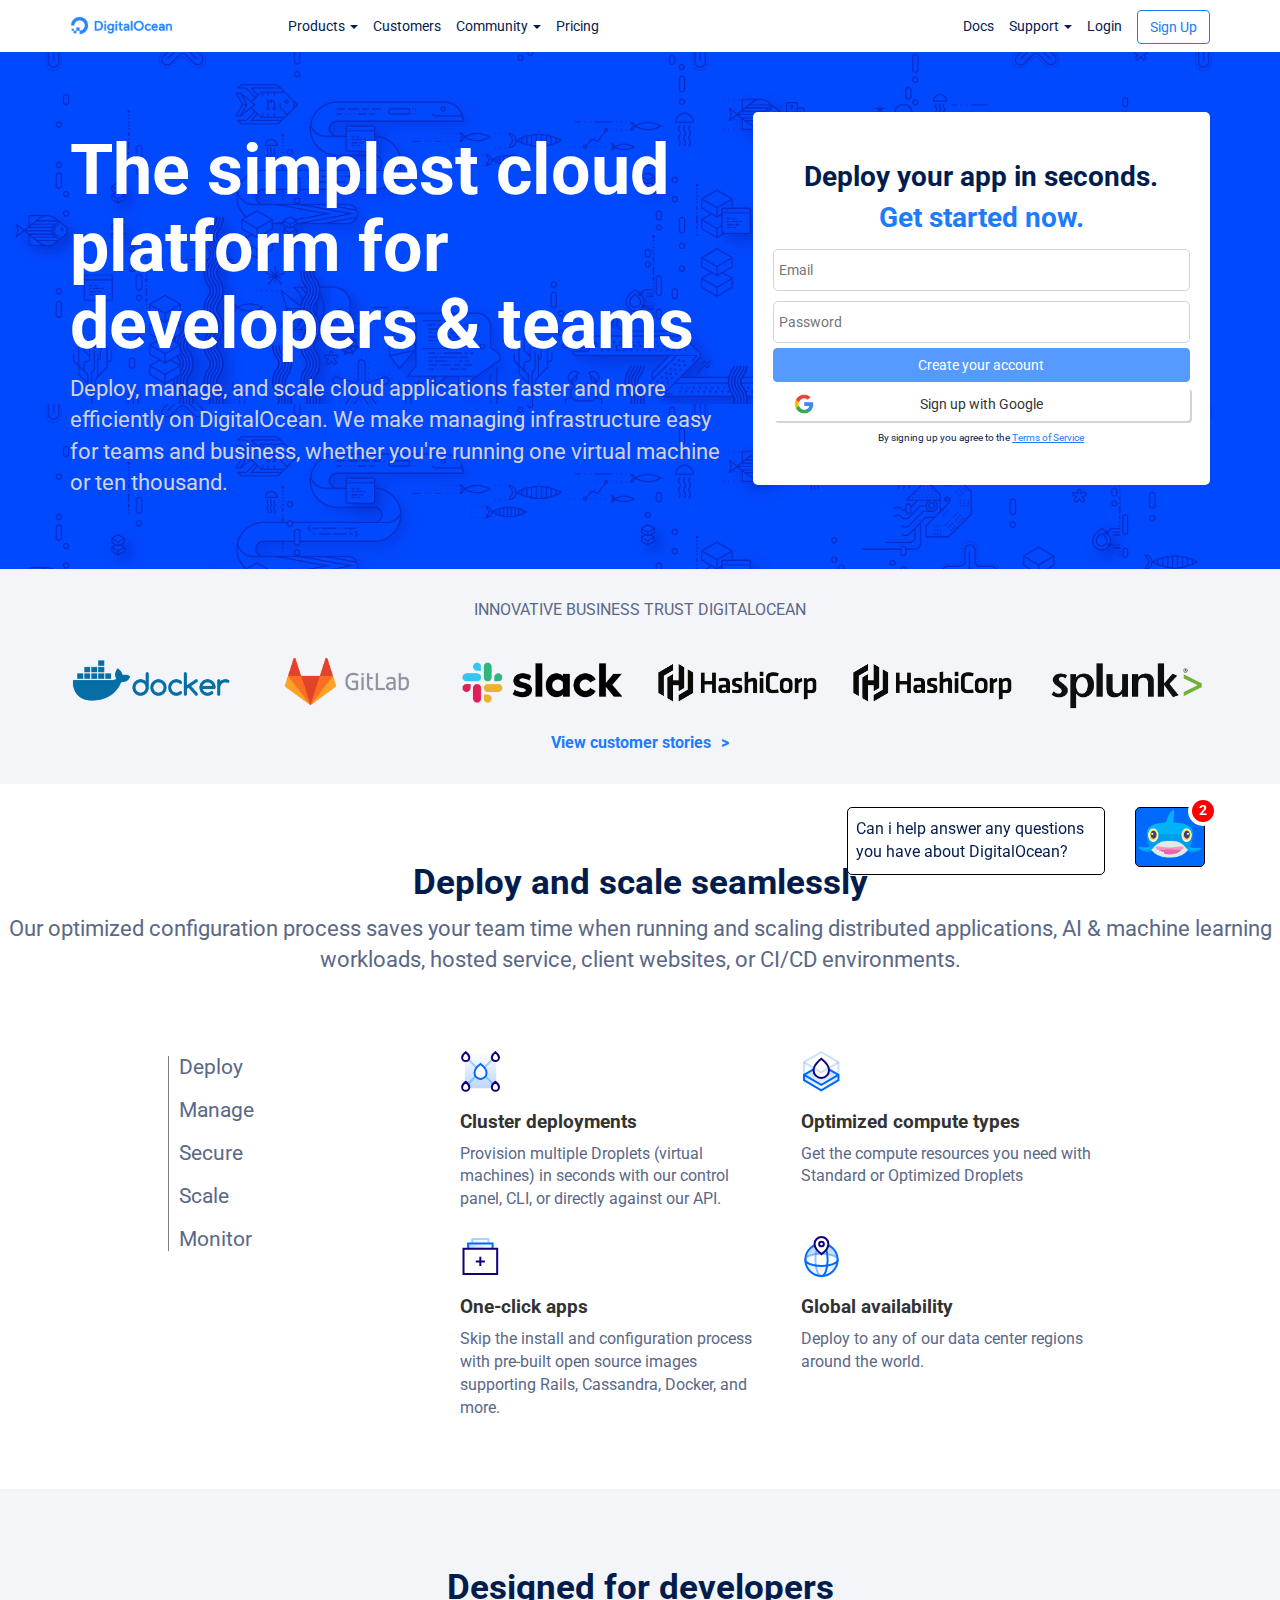
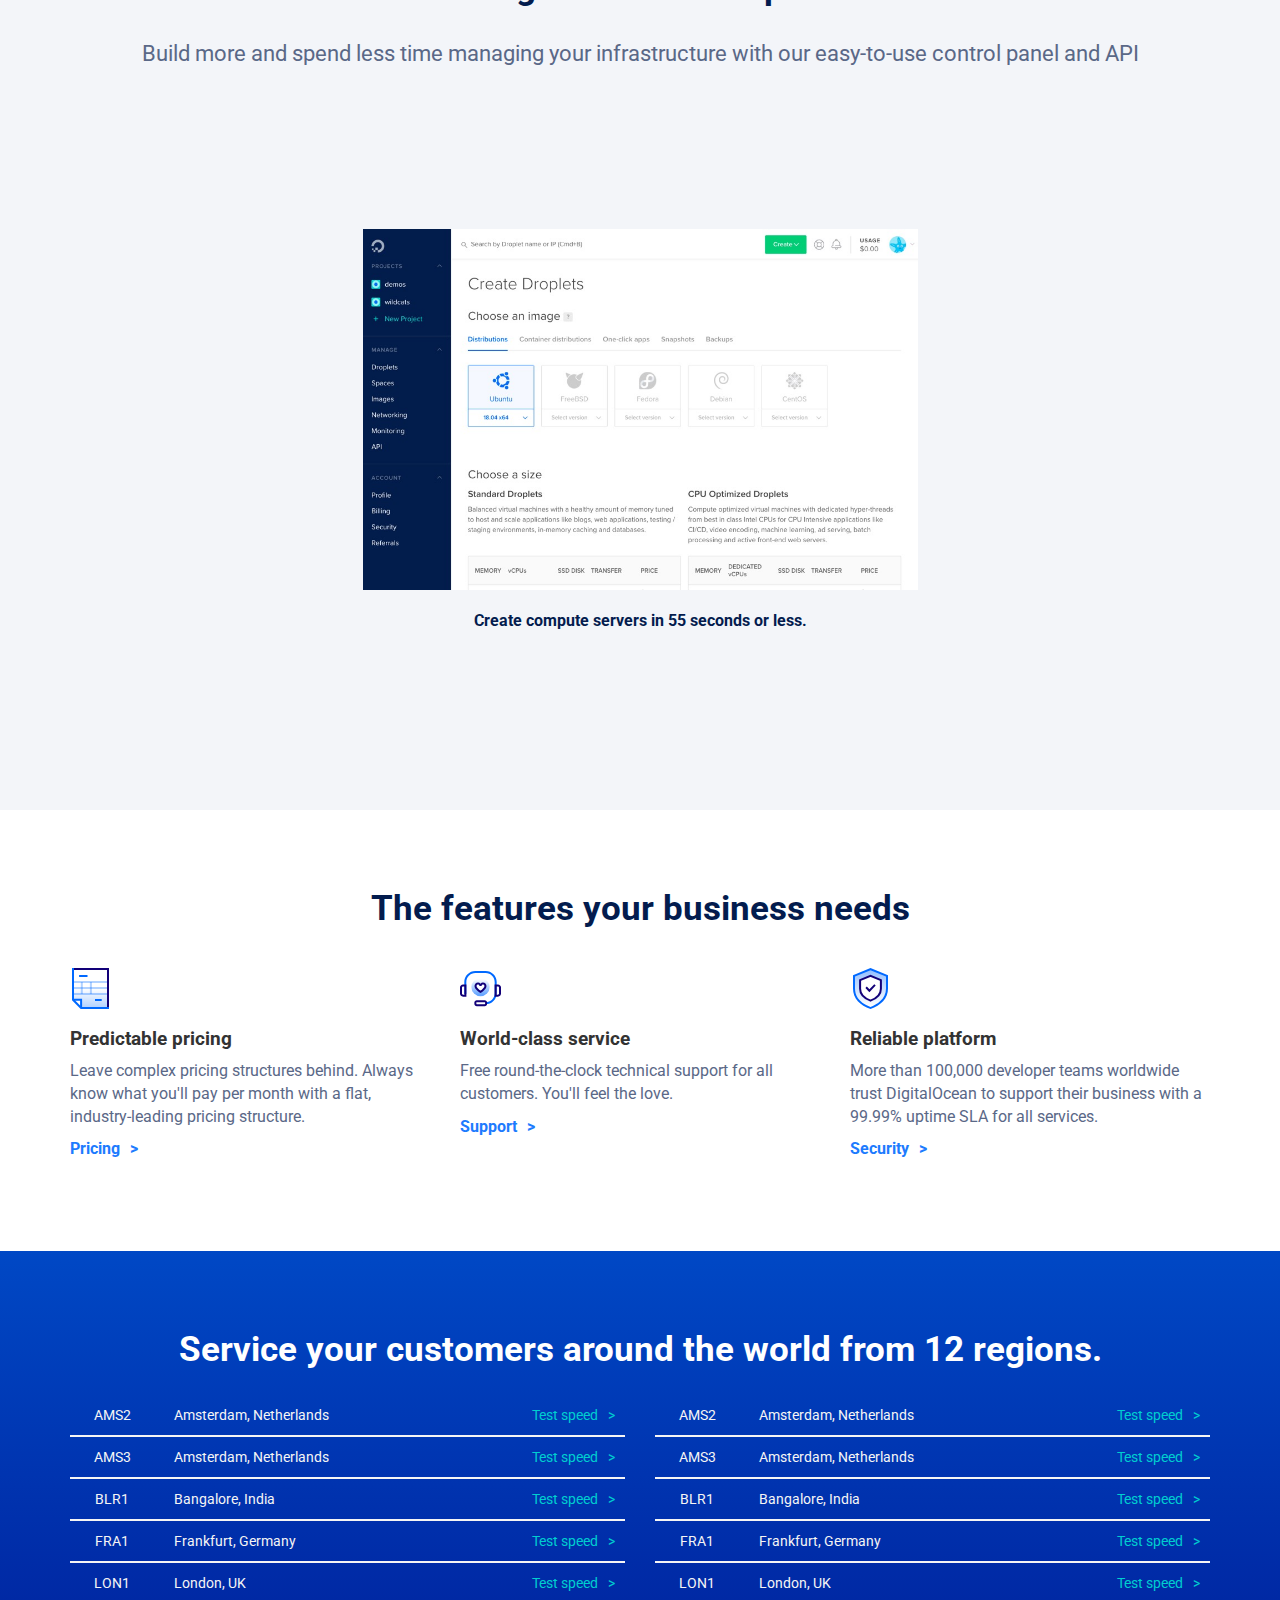
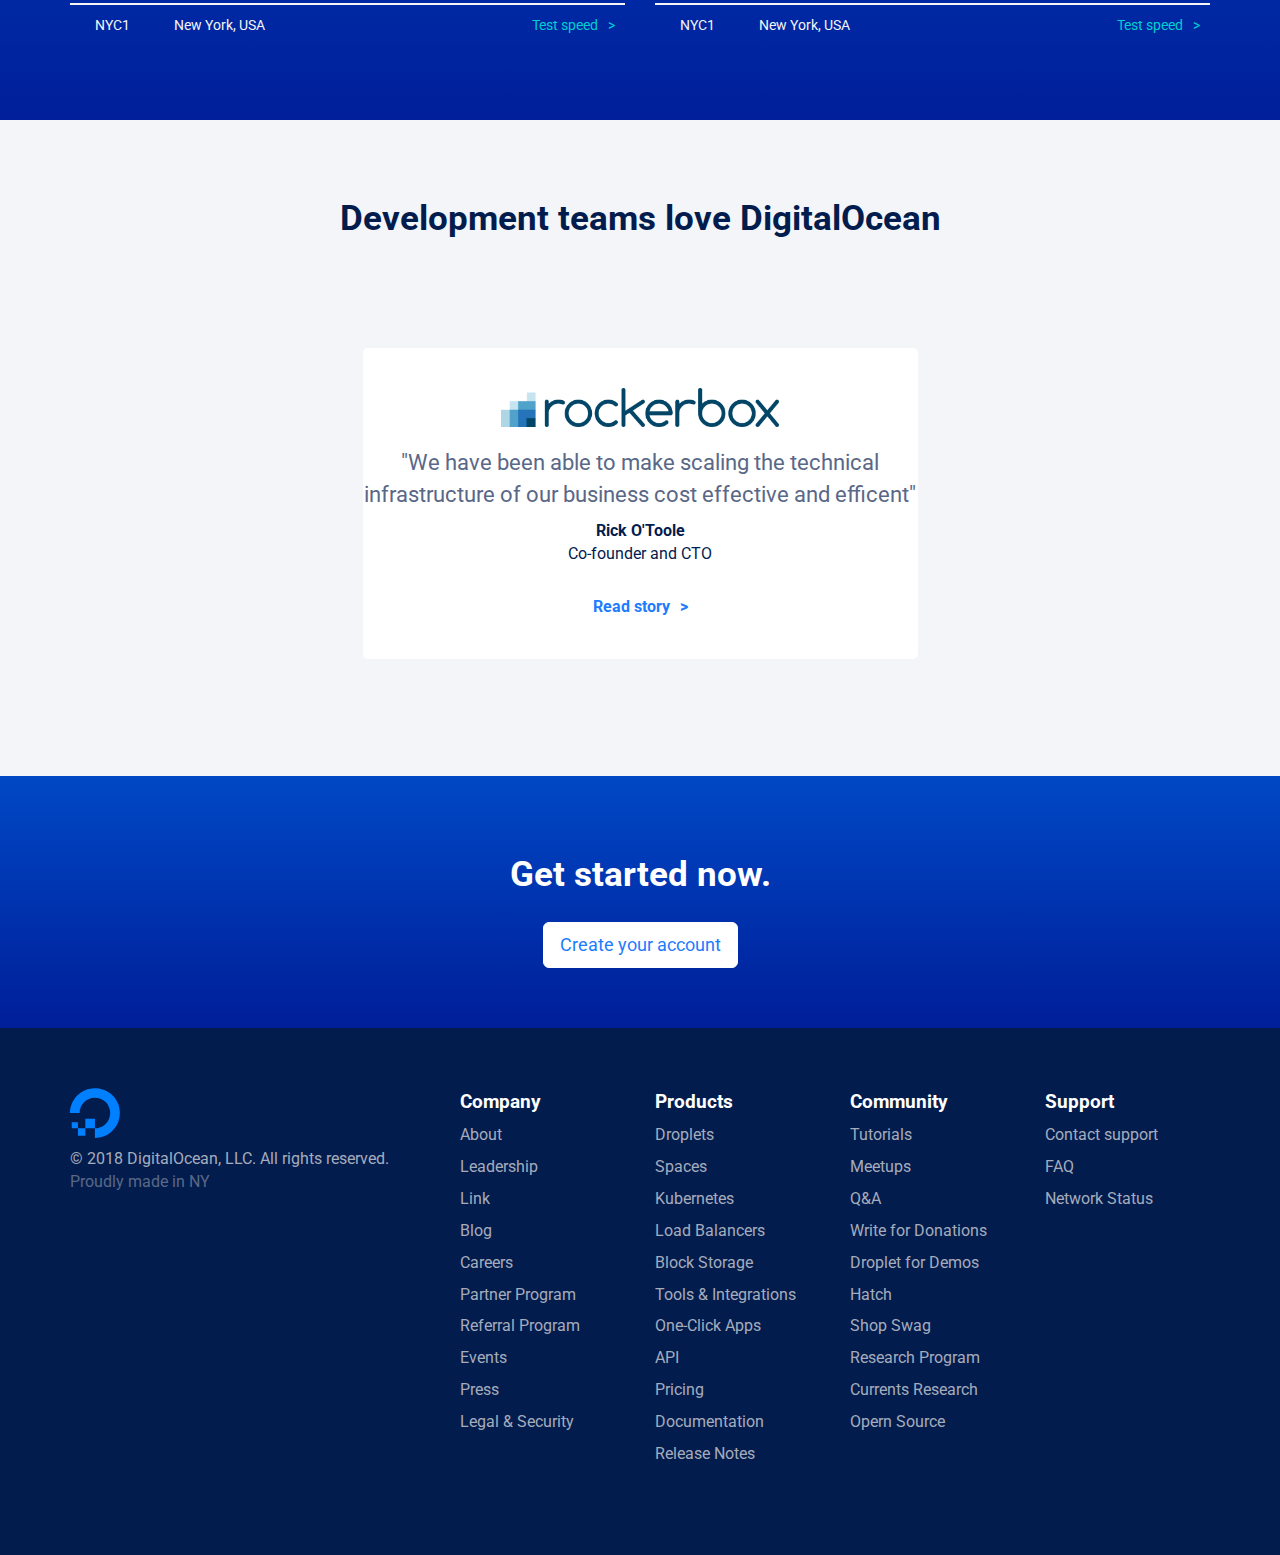
<file: index.html>
<!DOCTYPE html>
<html lang="en">
    <head>
        <meta charset="UTF-8">
        <meta http-equiv="X-UA-Compatible" content="IE=edge">
        <meta name="viewport" content="width=device-width, initial-scale=1.0">
        <!-- Bootstrap -->
        <!-- Latest compiled and minified CSS -->
        <link rel="stylesheet" href="https://maxcdn.bootstrapcdn.com/bootstrap/3.3.7/css/bootstrap.min.css" integrity="sha384-BVYiiSIFeK1dGmJRAkycuHAHRg32OmUcww7on3RYdg4Va+PmSTsz/K68vbdEjh4u" crossorigin="anonymous">
        <!-- font Roboto 400 700 -->
        <link rel="preconnect" href="https://fonts.gstatic.com">
        <link href="https://fonts.googleapis.com/css2?family=Roboto:wght@400;700&display=swap" rel="stylesheet">
        <!-- icons Font Awesome -->
        <link rel="stylesheet" href="https://cdnjs.cloudflare.com/ajax/libs/font-awesome/5.15.3/css/all.min.css" integrity="sha512-iBBXm8fW90+nuLcSKlbmrPcLa0OT92xO1BIsZ+ywDWZCvqsWgccV3gFoRBv0z+8dLJgyAHIhR35VZc2oM/gI1w==" crossorigin="anonymous" />
        <!-- CSS my style -->
        <link rel="stylesheet" href="css/style.css">
        <title>Digital Ocean</title>
    </head>
    <body>
        <!-- header -->
        <header>
            <!-- fixed element -->
            <div id="ms_fixed">
                <div class="container-fluid">
                    <div class="row">
                        <div class="col-xs-12 col-lg-1 col-lg-offset-8 col-lg-push-3">
                            <div id="ms_fixed_image_container">
                                <div id="ms_fixed_image_circle"><span>2</span></div>
                                <img src="img/shark.png" alt="">
                            </div>
                        </div>
                        <div class="col-xs-6 col-lg-3 col-lg-pull-1">
                            <div id="ms_fixed_text">
                            <span>Can i help answer any questions you have about DigitalOcean?</span>
                            </div>
                        </div>
                    </div>
                </div>
            </div>
            <!-- /fixed element -->
            <!-- nav -->
            <nav class="navbar navbar-default ms_my_navbar">
                <div class="container">
                  <!-- Brand and toggle get grouped for better mobile display -->
                  <div class="navbar-header">
                    <button type="button" class="navbar-toggle collapsed" data-toggle="collapse" data-target="#bs-example-navbar-collapse-1" aria-expanded="false">
                      <span class="sr-only">Toggle navigation</span>
                      <span class="icon-bar"></span>
                      <span class="icon-bar"></span>
                      <span class="icon-bar"></span>
                    </button>
                    <a class="navbar-brand" href="#">
                        <img src="img/logo.png" alt="">
                    </a>
                  </div>
                  <!-- Collect the nav links, forms, and other content for toggling -->
                  <div class="collapse navbar-collapse" id="bs-example-navbar-collapse-1">
                    <ul class="nav navbar-nav">
                      <li class="dropdown">
                        <a href="#" class="dropdown-toggle" data-toggle="dropdown" role="button" aria-haspopup="true" aria-expanded="false">Products <span class="caret"></span></a>
                        <ul class="dropdown-menu">
                            <li><a href="#">Droplets</a></li>
                            <li><a href="#">Spaces</a></li>
                            <li><a href="#">Kubernetes</a></li>
                            <li><a href="#">Load Balancers</a></li>
                            <li><a href="#">Block Storage</a></li>
                            <li><a href="#">Tools & Integrations</a></li>
                            <li><a href="#">One-Click Apps</a></li>
                            <li><a href="#">API</a></li>
                            <li><a href="#">Pricing</a></li>
                            <li><a href="#">Documentation</a></li>
                            <li><a href="#">Release Notes</a></li>
                        </ul>
                      </li>
                      <li><a href="#">Customers</a></li>
                      <li class="dropdown">
                        <a href="#" class="dropdown-toggle" data-toggle="dropdown" role="button" aria-haspopup="true" aria-expanded="false">Community <span class="caret"></span></a>
                        <ul class="dropdown-menu">
                            <li><a href="#">Tutorials</a></li>
                            <li><a href="#">Meetups</a></li>
                            <li><a href="#">Q&A</a></li>
                            <li><a href="#">Write for Donations</a></li>
                            <li><a href="#">Droplet for Demos</a></li>
                            <li><a href="#">Hatch</a></li>
                            <li><a href="#">Shop Swag</a></li>
                            <li><a href="#">Research Program</a></li>
                            <li><a href="#">Currents Research</a></li>
                            <li><a href="#">Opern Source</a></li>
                        </ul>
                      </li>
                      <li><a href="#">Pricing</a></li>
                    </ul>
                    <ul class="nav navbar-nav navbar-right">
                      <li><a href="#">Docs</a></li>
                      <li class="dropdown">
                        <a href="#" class="dropdown-toggle" data-toggle="dropdown" role="button" aria-haspopup="true" aria-expanded="false">Support <span class="caret"></span></a>
                        <ul class="dropdown-menu">
                            <li><a href="#">Contact support</a></li>
                            <li><a href="#">FAQ</a></li>
                            <li><a href="#">Network Status</a></li> 
                        </ul>
                      </li>
                      <li><a href="#">Login</a></li>
                      <li><div class="btn ms_btn_navbar">Sign Up</div></li>
                    </ul>
                  </div><!-- /.navbar-collapse -->
                </div><!-- /.container-fluid -->
              </nav>
            <!-- /nav -->
            <!-- jumbotron -->
            <div id="ms_jumbotron">
                <div class="container">
                    <div class="row">
                        <div class="col-xs-12 col-sm-7">
                            <!-- jumbotron text -->
                            <div id="ms_jumbotron_text">
                                <h1>The simplest cloud platform for developers & teams</h1>
                                <p>Deploy, manage, and scale cloud applications faster and more efficiently on DigitalOcean. We make managing infrastructure easy for teams and business, whether you're running one virtual machine or ten thousand.</p>
                            </div>
                            <!-- /jumbotron text -->
                        </div>
                        <!-- jumbotron form -->
                        <div class="col-xs-12 col-sm-5">
                            <div id="ms_jumbotron_form" class="text-center">
                                <h2>Deploy your app in seconds.</h2>
                                <h2><a href="#">Get started now.</a></h2>
                                <input type="email" placeholder="Email">
                                <input type="password" placeholder="Password">
                                <div class="btn btn-block ms_btn_jumbotron_create">
                                    Create your account
                                </div>
                                <div class="btn btn-block ms_btn_jumbotron_sign">
                                    <img id="ms_google_icon" src="img/google-icon.png" alt="">
                                    Sign up with Google
                                </div>
                                <p>By signing up you agree to the <a href="#">Terms of Service</a></p>
                            </div>
                        </div>
                        <!-- /jumbotron form -->
                    </div>
                </div>
            </div>
            <!-- /jumbotron -->
        </header>
        <!-- /header -->
        <!-- main -->
        <main>
            <!-- partners -->
            <section id="ms_partners" class="text-center">
                <p>innovative business trust digitalocean</p>
                <div class="container">
                    <div class="row">
                        <div class="col-xs-6 col-sm-2">
                            <div class="ms_partners_item">
                                <img src="img/docker.svg" alt="docker logo">
                            </div>
                        </div>
                        <div class="col-xs-6 col-sm-2">
                            <div class="ms_partners_item">
                                <img src="img/gitlab.svg" alt="gitlab logo">
                            </div>
                        </div>
                        <div class="col-xs-6 col-sm-2">
                            <div class="ms_partners_item">
                                <img src="img/slack.svg" alt="slack logo">
                            </div>
                        </div>
                        <div class="col-xs-6 col-sm-2">
                            <div class="ms_partners_item">
                                <img src="img/hashicorp.svg" alt="hashicorp logo">
                            </div>
                        </div>
                        <div class="col-xs-6 col-sm-2">
                            <div class="ms_partners_item">
                                <img src="img/hashicorp.svg" alt="hashicorp logo">
                            </div>
                        </div>
                        <div class="col-xs-6 col-sm-2">
                            <div class="ms_partners_item">
                                <img src="img/splunk.svg" alt="splunk logo">
                            </div>
                        </div>
                    </div>
                </div>
                <a class="ms_link_heavy" href="#">View customer stories</a>
            </section>
            <!-- /partners -->
            <!-- description -->
            <section id="ms_description">
                <!-- description text -->
                <div id="ms_description_text" class="text-center">
                    <h2>Deploy and scale seamlessly</h2>
                    <p>Our optimized configuration process saves your team time when running and scaling distributed applications, AI & machine learning workloads, hosted service, client websites, or CI/CD environments.</p>
                </div>
                <!-- /description text -->
                <div class="container">
                    <div class="row">
                        <!-- description list -->
                        <div class="col-xs-12 col-sm-3 col-sm-offset-1">
                            <div id="ms_description_list">
                                <ul>
                                    <li><h3>Deploy</h3></li>
                                    <li><h3>Manage</h3></li>
                                    <li><h3>Secure</h3></li>
                                    <li><h3>Scale</h3></li>
                                    <li><h3>Monitor</h3></li>
                                </ul>
                            </div>
                        </div>
                        <!-- /description list -->
                        <!-- description items -->
                        <div class="col-xs-12 col-sm-7">
                            <div class="row">
                                <!-- description item 1 -->
                                <div class="col-xs-12 col-sm-6">
                                    <div class="ms_description_item">
                                        <img src="img/cluster-deploy.svg" alt="cluster logo">
                                        <h3>Cluster deployments</h3>
                                        <p>Provision multiple Droplets (virtual machines) in seconds with our control panel, CLI, or directly against our API.</p>
                                    </div>
                                </div>
                                <!-- /description item 1 -->
                                <!-- description item 2 -->
                                <div class="col-xs-12 col-sm-6">
                                    <div class="ms_description_item">
                                        <img src="img/optimized-compute.svg" alt="optimized logo">
                                        <h3>Optimized compute types</h3>
                                        <p>Get the compute resources you need with Standard or Optimized Droplets</p>
                                    </div>
                                </div>
                            </div>
                            <div class="row">
                                <!-- /description item 2 -->
                                <!-- description item 3 -->
                                <div class="col-xs-12 col-sm-6">
                                    <div class="ms_description_item">
                                        <img src="img/one-click.svg" alt="one click logo">
                                        <h3>One-click apps</h3>
                                        <p>Skip the install and configuration process with pre-built open source images supporting Rails, Cassandra, Docker, and more.</p>
                                    </div>
                                </div>
                                <!-- /description item 3 -->
                                <!-- description item 4 -->
                                <div class="col-xs-12 col-sm-6">
                                    <div class="ms_description_item">
                                        <img src="img/global.svg" alt="global logo">
                                        <h3>Global availability</h3>
                                        <p>Deploy to any of our data center regions around the world.</p>
                                    </div>
                                </div>
                                <!-- /description item 4 -->
                            </div>
                        </div>
                        <!-- /description items -->
                    </div>
                </div>
            </section>
            <!-- /description -->
            <!-- create -->
            <section id="ms_create" class="text-center">
                <div id="ms_create_text">
                    <h2>Designed for developers</h2>
                    <p>Build more and spend less time managing your infrastructure with our easy-to-use control panel and API</p>
                </div>
                <div class="container">
                    <div class="row">
                        <div class="col-xs-8 col-xs-offset-2 col-sm-6 col-sm-offset-3">
                            <div id="ms_create_item">
                                <a href=""><i class="fas fa-chevron-left"></i></a>
                                <a href=""><i class="fas fa-chevron-right"></i></a>
                                <div id="ms_create_image_container">
                                    <img src="img/slide.jpg" alt="">
                                </div>
                                <p>Create compute servers in 55 seconds or less.</p>
                                <ul class="ms_circle_list">
                                    <li><a href="#"><i class="fas fa-circle"></i></a></li>
                                    <li><a href="#"><i class="far fa-circle"></i></a></li>
                                    <li><a href="#"><i class="far fa-circle"></i></a></li>
                                    <li><a href="#"><i class="far fa-circle"></i></a></li>
                                </ul>
                            </div>
                        </div>
                    </div>
                </div>
            </section>
            <!-- /create -->
            <!-- features -->
            <section id="ms_features">
                <div id="ms_features_text" class="text-center">
                    <h2>The features your business needs</h2>
                </div>
                <div class="container">
                    <div class="row">
                        <div class="col-xs-12 col-sm-4">
                            <div class="ms_features_item">
                                <img src="img/pred-pricing.svg" alt="predictable logo">
                                <h3>Predictable pricing</h3>
                                <p>Leave complex pricing structures behind. Always know what you'll pay per month with a flat, industry-leading pricing structure.</p>
                                <a class="ms_link_heavy" href="#">Pricing</a>
                            </div>
                        </div>
                        <div class="col-xs-12 col-sm-4">
                            <div class="ms_features_item">
                                <img src="img/world-class.svg" alt="world class logo">
                                <h3>World-class service</h3>
                                <p>Free round-the-clock technical support for all customers. You'll feel the love.</p>
                                <a class="ms_link_heavy" href="#">Support</a>
                            </div>
                        </div>
                        <div class="col-xs-12 col-sm-4">
                            <div class="ms_features_item">
                                <img src="img/reliable-platform.svg" alt="reliable logo">
                                <h3>Reliable platform</h3>
                                <p>More than 100,000 developer teams worldwide trust DigitalOcean to support their business with a 99.99% uptime SLA for all services.</p>
                                <a class="ms_link_heavy" href="#">Security</a>
                            </div>
                        </div>
                    </div>
                </div>
            </section>
            <!-- /features -->
            <!-- regions -->
            <section id="ms_regions">
                <div id="ms_regions_text" class="text-center">
                    <h2>Service your customers around the world from 12 regions.</h2>
                </div>
                <div class="container">
                    <div class="row">
                        <div class="col-xs-12 col-lg-6">
                            <!-- table -->
                            <div class="ms_regions_table">
                                <div class="row">
                                    <div class="col-xs-12">
                                        <!-- row -->
                                        <div class="ms_regions_table_row">
                                            <div class="row">
                                                <div class="col-xs-2">
                                                    <span>AMS2</span>
                                                </div>
                                                <div class="col-xs-7">
                                                    <span>Amsterdam, Netherlands</span>
                                                </div>
                                                <div class="col-xs-3">
                                                    <a href="#">Test speed</a>
                                                </div>
                                            </div>
                                        </div>
                                        <!-- /row -->
                                        <!-- row -->
                                        <div class="ms_regions_table_row">
                                            <div class="row">
                                                <div class="col-xs-2">
                                                    <span>AMS3</span>
                                                </div>
                                                <div class="col-xs-7">
                                                    <span>Amsterdam, Netherlands</span>
                                                </div>
                                                <div class="col-xs-3">
                                                    <a href="#">Test speed</a>
                                                </div>
                                            </div>
                                        </div>
                                        <!-- /row -->
                                        <!-- row -->
                                        <div class="ms_regions_table_row">
                                            <div class="row">
                                                <div class="col-xs-2">
                                                    <span>BLR1</span>
                                                </div>
                                                <div class="col-xs-7">
                                                    <span>Bangalore, India</span>
                                                </div>
                                                <div class="col-xs-3">
                                                    <a href="#">Test speed</a>
                                                </div>
                                            </div>
                                        </div>
                                        <!-- /row -->
                                        <!-- row -->
                                        <div class="ms_regions_table_row">
                                            <div class="row">
                                                <div class="col-xs-2">
                                                    <span>FRA1</span>
                                                </div>
                                                <div class="col-xs-7">
                                                    <span>Frankfurt, Germany</span>
                                                </div>
                                                <div class="col-xs-3">
                                                    <a href="#">Test speed</a>
                                                </div>
                                            </div>
                                        </div>
                                        <!-- /row -->
                                        <!-- row -->
                                        <div class="ms_regions_table_row">
                                            <div class="row">
                                                <div class="col-xs-2">
                                                    <span>LON1</span>
                                                </div>
                                                <div class="col-xs-7">
                                                    <span>London, UK</span>
                                                </div>
                                                <div class="col-xs-3">
                                                    <a href="#">Test speed</a>
                                                </div>
                                            </div>
                                        </div>
                                        <!-- /row -->
                                        <!-- row -->
                                        <div class="ms_regions_table_row">
                                            <div class="row">
                                                <div class="col-xs-2">
                                                    <span>NYC1</span>
                                                </div>
                                                <div class="col-xs-7">
                                                    <span>New York, USA</span>
                                                </div>
                                                <div class="col-xs-3">
                                                    <a href="#">Test speed</a>
                                                </div>
                                            </div>
                                        </div>
                                        <!-- /row -->
                                    </div>
                                </div>
                            </div>
                            <!-- /table -->
                        </div>
                        <div class="col-xs-12 col-lg-6">
                            <!-- table -->
                            <div class="ms_regions_table">
                                <div class="row">
                                    <div class="col-xs-12">
                                        <!-- row -->
                                        <div class="ms_regions_table_row">
                                            <div class="row">
                                                <div class="col-xs-2">
                                                    <span>AMS2</span>
                                                </div>
                                                <div class="col-xs-7">
                                                    <span>Amsterdam, Netherlands</span>
                                                </div>
                                                <div class="col-xs-3">
                                                    <a href="#">Test speed</a>
                                                </div>
                                            </div>
                                        </div>
                                        <!-- /row -->
                                        <!-- row -->
                                        <div class="ms_regions_table_row">
                                            <div class="row">
                                                <div class="col-xs-2">
                                                    <span>AMS3</span>
                                                </div>
                                                <div class="col-xs-7">
                                                    <span>Amsterdam, Netherlands</span>
                                                </div>
                                                <div class="col-xs-3">
                                                    <a href="#">Test speed</a>
                                                </div>
                                            </div>
                                        </div>
                                        <!-- /row -->
                                        <!-- row -->
                                        <div class="ms_regions_table_row">
                                            <div class="row">
                                                <div class="col-xs-2">
                                                    <span>BLR1</span>
                                                </div>
                                                <div class="col-xs-7">
                                                    <span>Bangalore, India</span>
                                                </div>
                                                <div class="col-xs-3">
                                                    <a href="#">Test speed</a>
                                                </div>
                                            </div>
                                        </div>
                                        <!-- /row -->
                                        <!-- row -->
                                        <div class="ms_regions_table_row">
                                            <div class="row">
                                                <div class="col-xs-2">
                                                    <span>FRA1</span>
                                                </div>
                                                <div class="col-xs-7">
                                                    <span>Frankfurt, Germany</span>
                                                </div>
                                                <div class="col-xs-3">
                                                    <a href="#">Test speed</a>
                                                </div>
                                            </div>
                                        </div>
                                        <!-- /row -->
                                        <!-- row -->
                                        <div class="ms_regions_table_row">
                                            <div class="row">
                                                <div class="col-xs-2">
                                                    <span>LON1</span>
                                                </div>
                                                <div class="col-xs-7">
                                                    <span>London, UK</span>
                                                </div>
                                                <div class="col-xs-3">
                                                    <a href="#">Test speed</a>
                                                </div>
                                            </div>
                                        </div>
                                        <!-- /row -->
                                        <!-- row -->
                                        <div class="ms_regions_table_row">
                                            <div class="row">
                                                <div class="col-xs-2">
                                                    <span>NYC1</span>
                                                </div>
                                                <div class="col-xs-7">
                                                    <span>New York, USA</span>
                                                </div>
                                                <div class="col-xs-3">
                                                    <a href="#">Test speed</a>
                                                </div>
                                            </div>
                                        </div>
                                        <!-- /row -->
                                    </div>
                                </div>
                            </div>
                            <!-- /table -->
                        </div>
                    </div>
                </div>
            </section>
            <!-- /regions -->
            <!-- reviews -->
            <section id="ms_reviews" class="text-center">
                <h2>Development teams love DigitalOcean</h2>
                <div class="container">
                    <div class="row">
                        <div class="col-xs-8 col-xs-offset-2 col-sm-6 col-sm-offset-3">
                            <div id="ms_reviews_item">
                                <a href=""><i class="fas fa-chevron-left"></i></a>
                                <a href=""><i class="fas fa-chevron-right"></i></a>
                                <img src="img/rockerbox.png" alt="rockerbox logo">
                                <p>"We have been able to make scaling the technical infrastructure of our business cost effective and efficent"</p>
                                <div id="ms_reviews_item_signature">
                                    <p>Rick O'Toole</p>
                                    <p>Co-founder and CTO</p>
                                </div>
                                <a class="ms_link_heavy" href="#">Read story</a>
                            </div>
                        </div>
                    </div>
                </div>
                <ul class="ms_circle_list">
                    <li><a href="#"><i class="fas fa-circle"></i></a></li>
                    <li><a href="#"><i class="far fa-circle"></i></a></li>
                    <li><a href="#"><i class="far fa-circle"></i></a></li>
                </ul>
            </section>
            <!-- reviews -->
            <!-- get started -->
            <section id="ms_get_started">
                <h2>Get started now.</h2>
                <div class="btn btn-lg ms_get_started_btn">Create your account</div>
            </section>
            <!-- /get started -->
        </main>
        <!-- /main -->
        <!-- footer -->
        <footer>
            <div id="ms_footer">
                <div class="container">
                    <div class="row">
                        <!-- copyright -->
                        <div class="col-xs-12 col-lg-4">
                            <div id="ms_footer_copyright">
                                <img src="img/logo-small.svg" alt="digital ocean logo">
                                <p>&copy; 2018 DigitalOcean, LLC. All rights reserved.</p>
                                <p>Proudly made in NY</p>
                                <!-- social -->
                                <div id="ms_footer_copyright_social">
                                    <a href="#"><i class="fab fa-twitter"></i></a>
                                    <a href="#"><i class="fab fa-facebook-square"></i></a>
                                    <a href="#"><i class="fab fa-instagram"></i></a>
                                    <a href="#"><i class="fab fa-youtube"></i></a>
                                    <a href="#"><i class="fab fa-linkedin"></i></a>
                                </div>
                                <!-- /social -->
                            </div>
                        </div>
                        <!-- /copyright -->
                        <!-- list company -->
                        <div class="col-xs-12 col-sm-6 col-lg-2">
                            <ul class="ms_footer_list">
                                <li>Company</li>
                                <li><a href="#">About</a></li>
                                <li><a href="#">Leadership</a></li>
                                <li><a href="#">Link</a></li>
                                <li><a href="#">Blog</a></li>
                                <li><a href="#">Careers</a></li>
                                <li><a href="#">Partner Program</a></li>
                                <li><a href="#">Referral Program</a></li>
                                <li><a href="#">Events</a></li>
                                <li><a href="#">Press</a></li>
                                <li><a href="#">Legal & Security</a></li>
                            </ul>
                        </div>
                        <!-- /list company -->
                        <!-- list products -->
                        <div class="col-xs-12 col-sm-6 col-lg-2">
                            <ul class="ms_footer_list">
                                <li>Products</li>
                                <li><a href="#">Droplets</a></li>
                                <li><a href="#">Spaces</a></li>
                                <li><a href="#">Kubernetes</a>
                                <li><a href="#">Load Balancers</a></li>
                                <li><a href="#">Block Storage</a></li>
                                <li><a href="#">Tools & Integrations</a></li>
                                <li><a href="#">One-Click Apps</a></li>
                                <li><a href="#">API</a></li>
                                <li><a href="#">Pricing</a></li>
                                <li><a href="#">Documentation</a></li>
                                <li><a href="#">Release Notes</a></li>
                            </ul>
                        </div>
                        <!-- /list products -->
                        <!-- list community -->
                        <div class="col-xs-12 col-sm-6 col-lg-2">
                            <ul class="ms_footer_list">
                                <li>Community</li>
                                <li><a href="#">Tutorials</a></li>
                                <li><a href="#">Meetups</a></li>
                                <li><a href="#">Q&A</a></li>
                                <li><a href="#">Write for Donations</a></li>
                                <li><a href="#">Droplet for Demos</a></li>
                                <li><a href="#">Hatch</a></li>
                                <li><a href="#">Shop Swag</a></li>
                                <li><a href="#">Research Program</a></li>
                                <li><a href="#">Currents Research</a></li>
                                <li><a href="#">Opern Source</a></li>
                            </ul>
                        </div>
                        <!-- /list community -->
                        <!-- list support -->
                        <div class="col-xs-12 col-sm-6 col-lg-2">
                            <ul class="ms_footer_list">
                                <li>Support</li>
                                <li><a href="#">Contact support</a></li>
                                <li><a href="#">FAQ</a></li>
                                <li><a href="#">Network Status</a></li> 
                            </ul>
                            </div>
                        </div>
                        <!-- /list support -->
                    </div>
                </div>
            </div>
        </footer>
        <!-- /footer -->
        <!-- script -->
        <!-- jQuery (necessary for Bootstrap's JavaScript plugins) -->
        <script src="https://ajax.googleapis.com/ajax/libs/jquery/1.12.4/jquery.min.js"></script>
        <!-- Latest compiled and minified JavaScript -->
        <script src="https://maxcdn.bootstrapcdn.com/bootstrap/3.3.7/js/bootstrap.min.js" integrity="sha384-Tc5IQib027qvyjSMfHjOMaLkfuWVxZxUPnCJA7l2mCWNIpG9mGCD8wGNIcPD7Txa" crossorigin="anonymous"></script>
        <!-- /script -->
    </body>
</html>
</file>
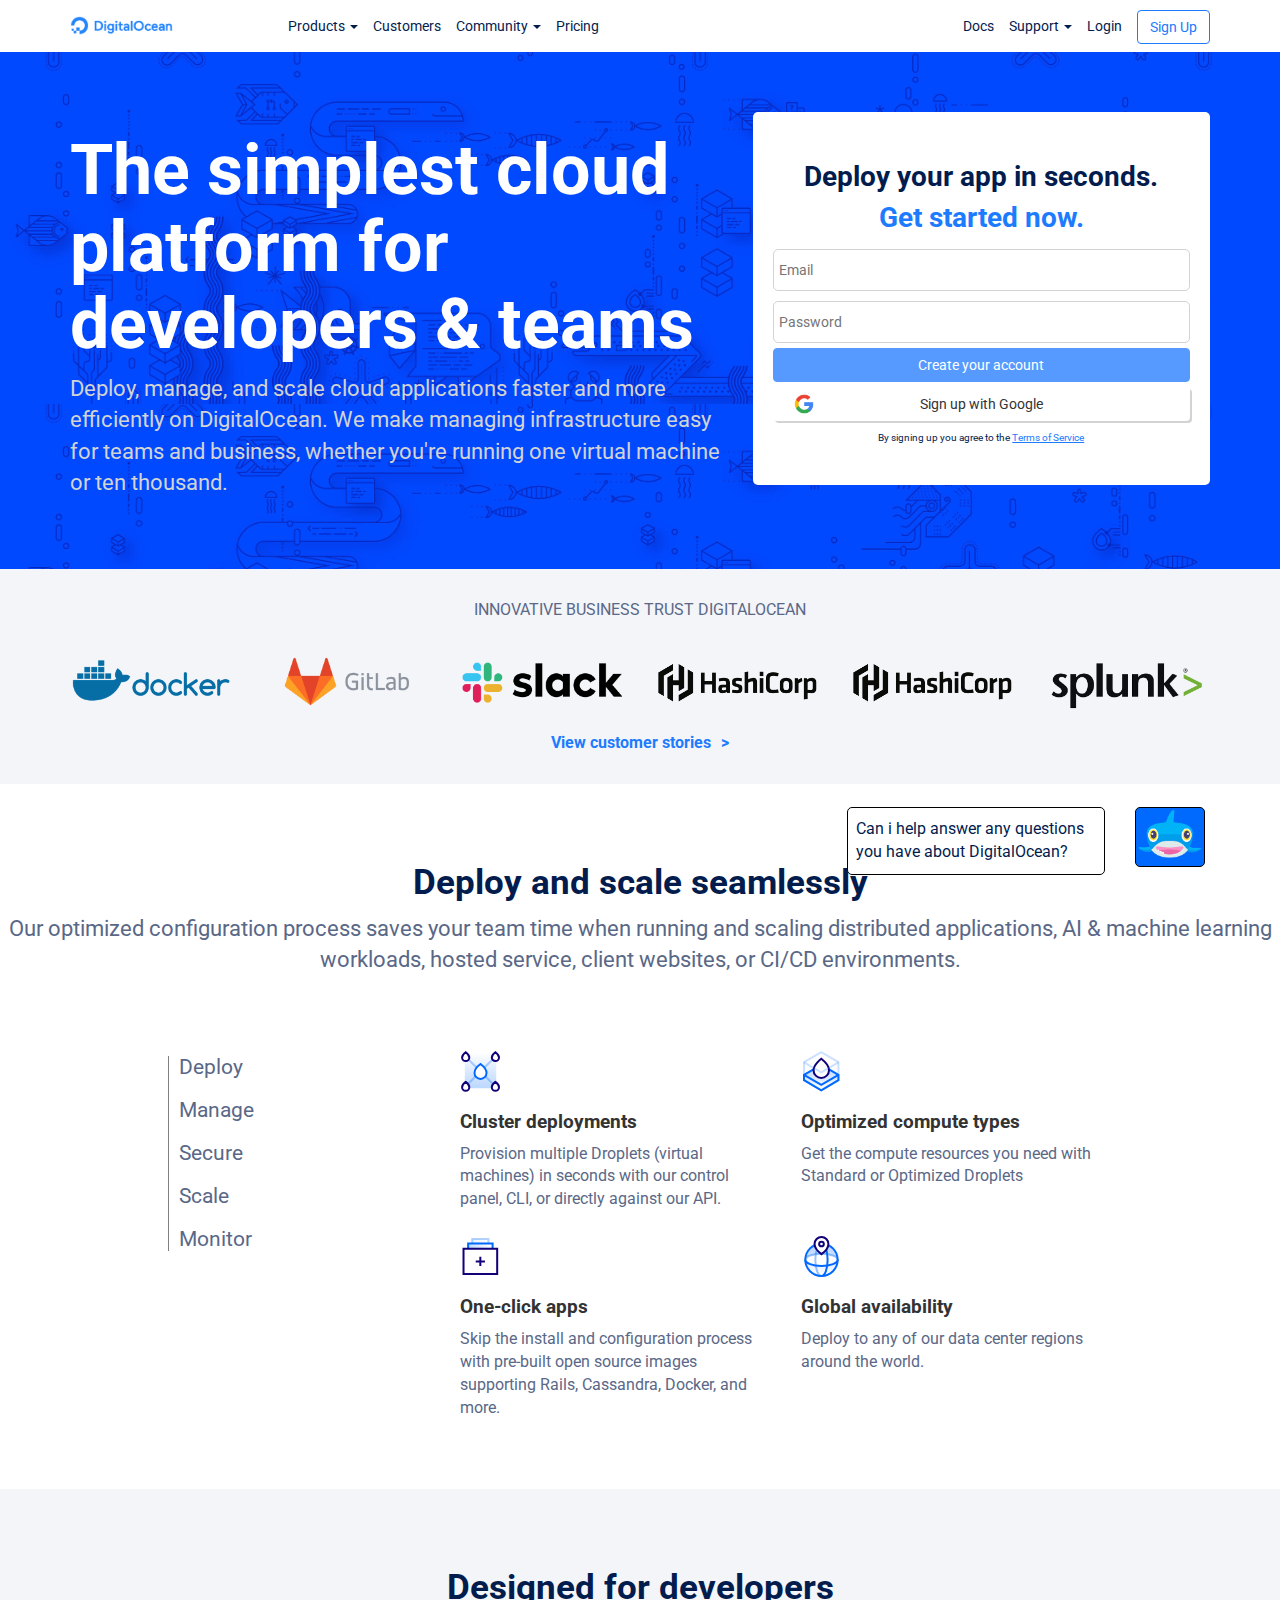
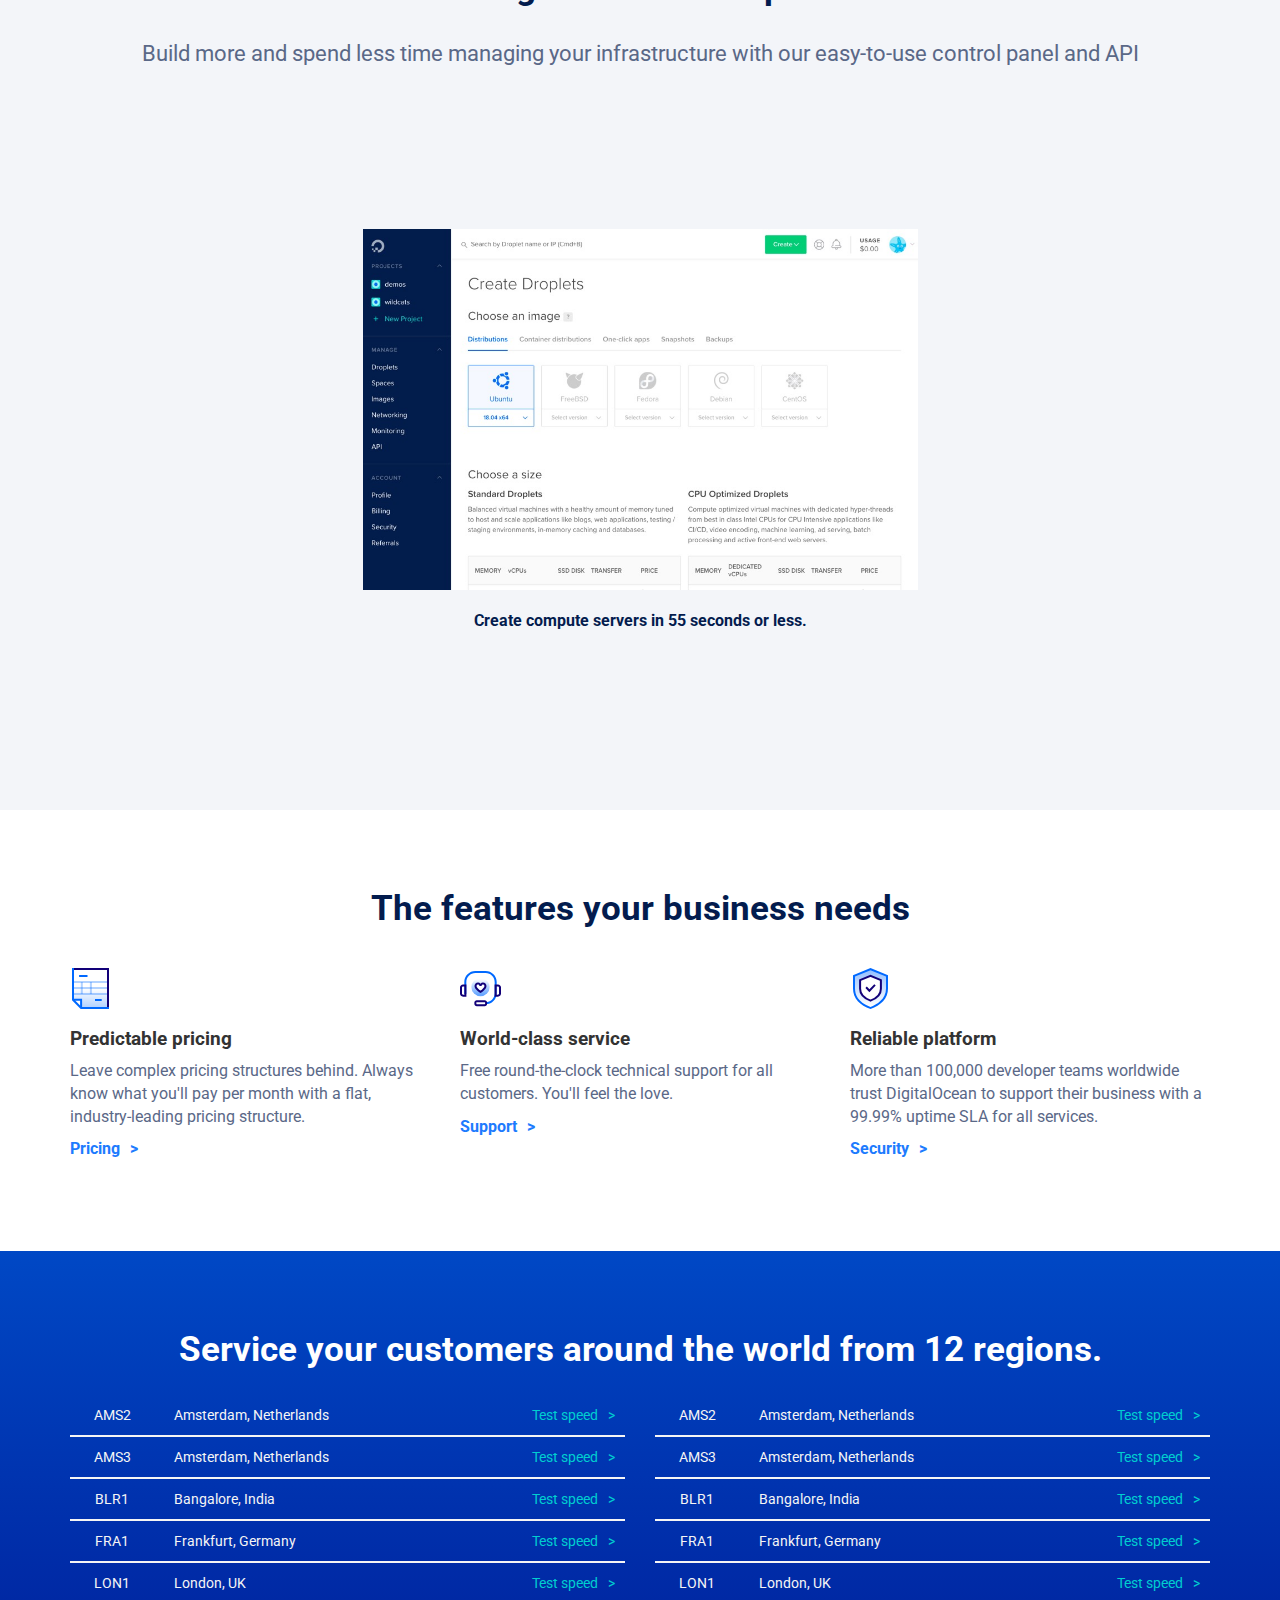
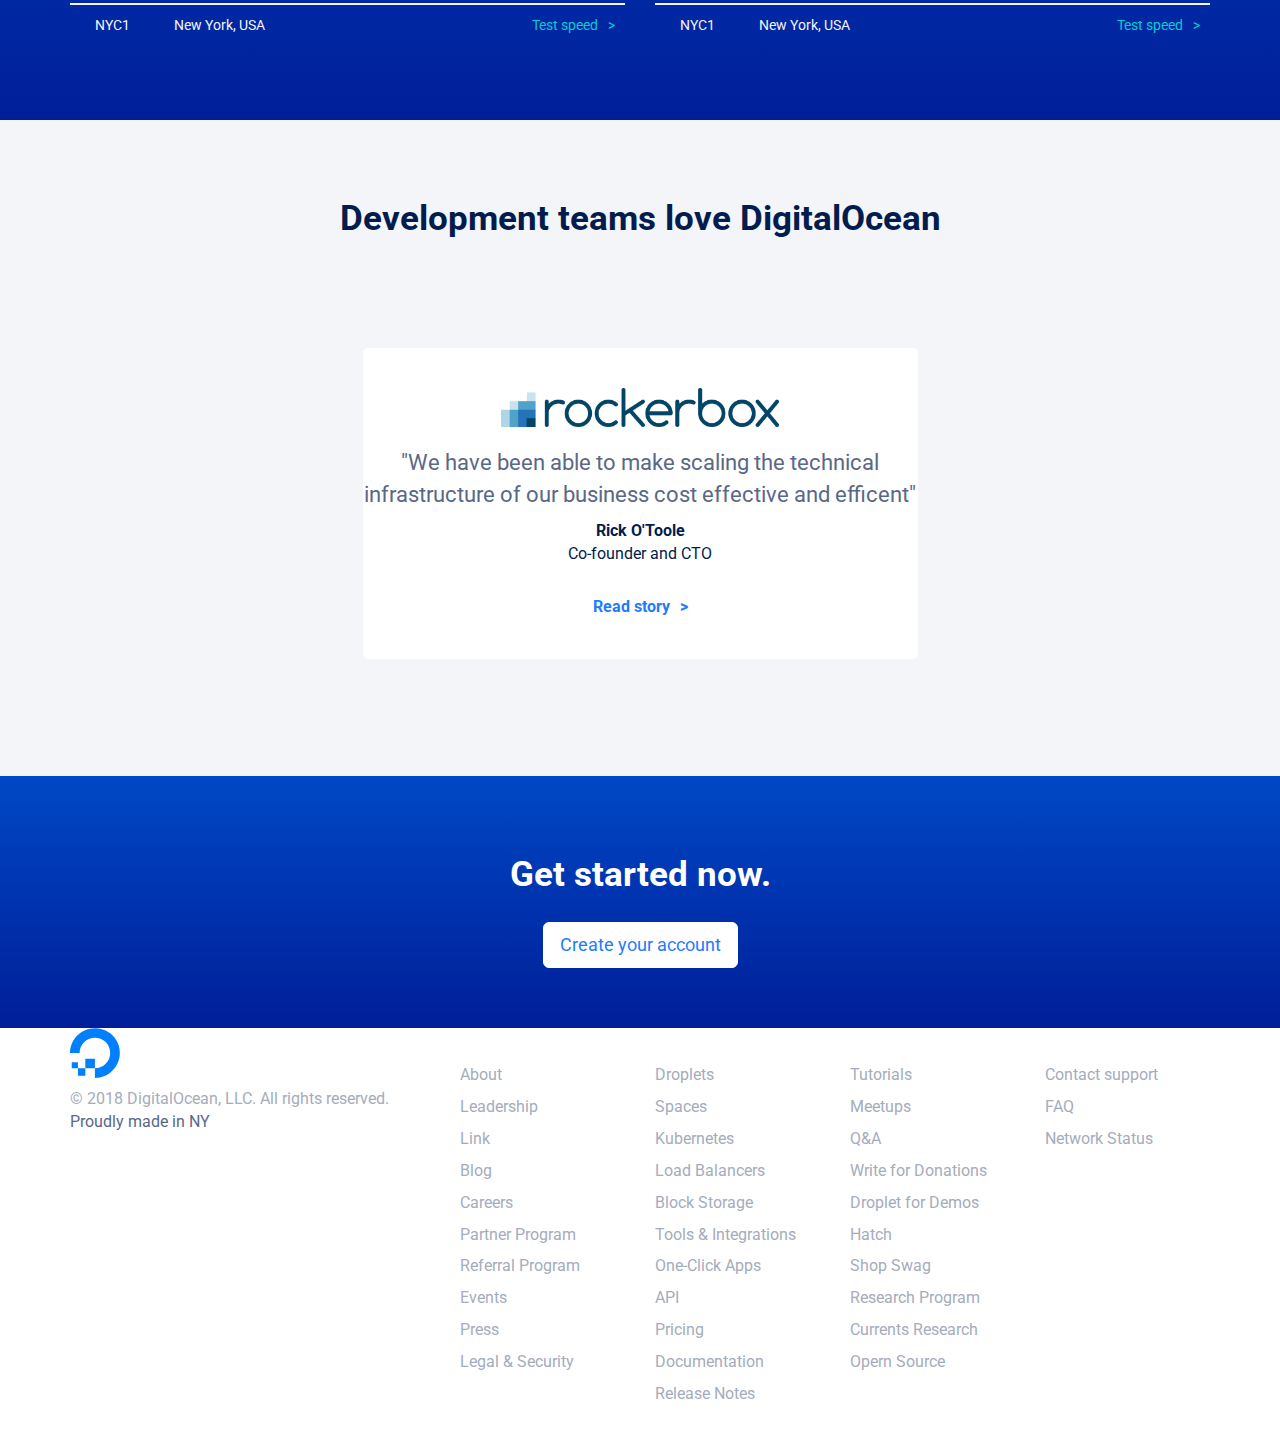
<file: index-test.html>
<!DOCTYPE html>
<html lang="en">
    <head>
        <meta charset="UTF-8">
        <meta http-equiv="X-UA-Compatible" content="IE=edge">
        <meta name="viewport" content="width=device-width, initial-scale=1.0">
        <!-- Bootstrap -->
        <!-- Latest compiled and minified CSS -->
        <link rel="stylesheet" href="https://maxcdn.bootstrapcdn.com/bootstrap/3.3.7/css/bootstrap.min.css" integrity="sha384-BVYiiSIFeK1dGmJRAkycuHAHRg32OmUcww7on3RYdg4Va+PmSTsz/K68vbdEjh4u" crossorigin="anonymous">
        <!-- font Roboto 400 700 -->
        <link rel="preconnect" href="https://fonts.gstatic.com">
        <link href="https://fonts.googleapis.com/css2?family=Roboto:wght@400;700&display=swap" rel="stylesheet">
        <!-- icons Font Awesome -->
        <link rel="stylesheet" href="https://cdnjs.cloudflare.com/ajax/libs/font-awesome/5.15.3/css/all.min.css" integrity="sha512-iBBXm8fW90+nuLcSKlbmrPcLa0OT92xO1BIsZ+ywDWZCvqsWgccV3gFoRBv0z+8dLJgyAHIhR35VZc2oM/gI1w==" crossorigin="anonymous" />
        <!-- CSS my style -->
        <link rel="stylesheet" href="css/style.css">
        <title>Digital Ocean</title>
    </head>
    <body>
        <!-- header -->
        <header>
            <!-- fixed element -->
            <div id="ms_fixed">
                <div class="container-fluid">
                    <div class="row">
                        <div class="col-xs-12 col-lg-1 col-lg-offset-8 col-lg-push-3">
                            <div id="ms_fixed_image_container">
                                <img src="img/shark.png" alt="">
                            </div>
                        </div>
                        <div class="col-xs-6 col-lg-3 col-lg-pull-1">
                            <div id="ms_fixed_text">
                            <span>Can i help answer any questions you have about DigitalOcean?</span>
                            </div>
                        </div>
                    </div>
                </div>
            </div>
            <!-- /fixed element -->
            <!-- nav -->
            <nav class="navbar navbar-default ms_my_navbar">
                <div class="container">
                  <!-- Brand and toggle get grouped for better mobile display -->
                  <div class="navbar-header">
                    <button type="button" class="navbar-toggle collapsed" data-toggle="collapse" data-target="#bs-example-navbar-collapse-1" aria-expanded="false">
                      <span class="sr-only">Toggle navigation</span>
                      <span class="icon-bar"></span>
                      <span class="icon-bar"></span>
                      <span class="icon-bar"></span>
                    </button>
                    <a class="navbar-brand" href="#">
                        <img src="img/logo.png" alt="">
                    </a>
                  </div>
                  <!-- Collect the nav links, forms, and other content for toggling -->
                  <div class="collapse navbar-collapse" id="bs-example-navbar-collapse-1">
                    <ul class="nav navbar-nav">
                      <li class="dropdown">
                        <a href="#" class="dropdown-toggle" data-toggle="dropdown" role="button" aria-haspopup="true" aria-expanded="false">Products <span class="caret"></span></a>
                        <ul class="dropdown-menu">
                            <li><a href="#">Droplets</a></li>
                            <li><a href="#">Spaces</a></li>
                            <li><a href="#">Kubernetes</a></li>
                            <li><a href="#">Load Balancers</a></li>
                            <li><a href="#">Block Storage</a></li>
                            <li><a href="#">Tools & Integrations</a></li>
                            <li><a href="#">One-Click Apps</a></li>
                            <li><a href="#">API</a></li>
                            <li><a href="#">Pricing</a></li>
                            <li><a href="#">Documentation</a></li>
                            <li><a href="#">Release Notes</a></li>
                        </ul>
                      </li>
                      <li><a href="#">Customers</a></li>
                      <li class="dropdown">
                        <a href="#" class="dropdown-toggle" data-toggle="dropdown" role="button" aria-haspopup="true" aria-expanded="false">Community <span class="caret"></span></a>
                        <ul class="dropdown-menu">
                            <li><a href="#">Tutorials</a></li>
                            <li><a href="#">Meetups</a></li>
                            <li><a href="#">Q&A</a></li>
                            <li><a href="#">Write for Donations</a></li>
                            <li><a href="#">Droplet for Demos</a></li>
                            <li><a href="#">Hatch</a></li>
                            <li><a href="#">Shop Swag</a></li>
                            <li><a href="#">Research Program</a></li>
                            <li><a href="#">Currents Research</a></li>
                            <li><a href="#">Opern Source</a></li>
                        </ul>
                      </li>
                      <li><a href="#">Pricing</a></li>
                    </ul>
                    <ul class="nav navbar-nav navbar-right">
                      <li><a href="#">Docs</a></li>
                      <li class="dropdown">
                        <a href="#" class="dropdown-toggle" data-toggle="dropdown" role="button" aria-haspopup="true" aria-expanded="false">Support <span class="caret"></span></a>
                        <ul class="dropdown-menu">
                            <li><a href="#">Contact support</a></li>
                            <li><a href="#">FAQ</a></li>
                            <li><a href="#">Network Status</a></li> 
                        </ul>
                      </li>
                      <li><a href="#">Login</a></li>
                      <li><div class="btn ms_btn_navbar">Sign Up</div></li>
                    </ul>
                  </div><!-- /.navbar-collapse -->
                </div><!-- /.container-fluid -->
              </nav>
            <!-- /nav -->
            <!-- jumbotron -->
            <div id="ms_jumbotron">
                <div class="container">
                    <div class="row">
                        <div class="col-xs-12 col-sm-7">
                            <!-- jumbotron text -->
                            <div id="ms_jumbotron_text">
                                <h1>The simplest cloud platform for developers & teams</h1>
                                <p>Deploy, manage, and scale cloud applications faster and more efficiently on DigitalOcean. We make managing infrastructure easy for teams and business, whether you're running one virtual machine or ten thousand.</p>
                            </div>
                            <!-- /jumbotron text -->
                        </div>
                        <!-- jumbotron form -->
                        <div class="col-xs-12 col-sm-5">
                            <div id="ms_jumbotron_form" class="text-center">
                                <h2>Deploy your app in seconds.</h2>
                                <h2><a href="#">Get started now.</a></h2>
                                <input type="email" placeholder="Email">
                                <input type="password" placeholder="Password">
                                <div class="btn btn-block ms_btn_jumbotron_create">
                                    Create your account
                                </div>
                                <div class="btn btn-block ms_btn_jumbotron_sign">
                                    <img id="ms_google_icon" src="img/google-icon.png" alt="">
                                    Sign up with Google
                                </div>
                                <p>By signing up you agree to the <a href="#">Terms of Service</a></p>
                            </div>
                        </div>
                        <!-- /jumbotron form -->
                    </div>
                </div>
            </div>
            <!-- /jumbotron -->
        </header>
        <!-- /header -->
        <!-- main -->
        <main>
            <!-- partners -->
            <section id="ms_partners" class="text-center">
                <p>innovative business trust digitalocean</p>
                <div class="container">
                    <div class="row">
                        <div class="col-xs-6 col-sm-2">
                            <div class="ms_partners_item">
                                <img src="img/docker.svg" alt="docker logo">
                            </div>
                        </div>
                        <div class="col-xs-6 col-sm-2">
                            <div class="ms_partners_item">
                                <img src="img/gitlab.svg" alt="gitlab logo">
                            </div>
                        </div>
                        <div class="col-xs-6 col-sm-2">
                            <div class="ms_partners_item">
                                <img src="img/slack.svg" alt="slack logo">
                            </div>
                        </div>
                        <div class="col-xs-6 col-sm-2">
                            <div class="ms_partners_item">
                                <img src="img/hashicorp.svg" alt="hashicorp logo">
                            </div>
                        </div>
                        <div class="col-xs-6 col-sm-2">
                            <div class="ms_partners_item">
                                <img src="img/hashicorp.svg" alt="hashicorp logo">
                            </div>
                        </div>
                        <div class="col-xs-6 col-sm-2">
                            <div class="ms_partners_item">
                                <img src="img/splunk.svg" alt="splunk logo">
                            </div>
                        </div>
                    </div>
                </div>
                <a class="ms_link_heavy" href="#">View customer stories</a>
            </section>
            <!-- /partners -->
            <!-- description -->
            <section id="ms_description">
                <!-- description text -->
                <div id="ms_description_text" class="text-center">
                    <h2>Deploy and scale seamlessly</h2>
                    <p>Our optimized configuration process saves your team time when running and scaling distributed applications, AI & machine learning workloads, hosted service, client websites, or CI/CD environments.</p>
                </div>
                <!-- /description text -->
                <div class="container">
                    <div class="row">
                        <!-- description list -->
                        <div class="col-xs-12 col-sm-3 col-sm-offset-1">
                            <div id="ms_description_list">
                                <ul>
                                    <li><h3>Deploy</h3></li>
                                    <li><h3>Manage</h3></li>
                                    <li><h3>Secure</h3></li>
                                    <li><h3>Scale</h3></li>
                                    <li><h3>Monitor</h3></li>
                                </ul>
                            </div>
                        </div>
                        <!-- /description list -->
                        <!-- description items -->
                        <div class="col-xs-12 col-sm-7">
                            <div class="row">
                                <!-- description item 1 -->
                                <div class="col-xs-12 col-sm-6">
                                    <div class="ms_description_item">
                                        <img src="img/cluster-deploy.svg" alt="cluster logo">
                                        <h3>Cluster deployments</h3>
                                        <p>Provision multiple Droplets (virtual machines) in seconds with our control panel, CLI, or directly against our API.</p>
                                    </div>
                                </div>
                                <!-- /description item 1 -->
                                <!-- description item 2 -->
                                <div class="col-xs-12 col-sm-6">
                                    <div class="ms_description_item">
                                        <img src="img/optimized-compute.svg" alt="optimized logo">
                                        <h3>Optimized compute types</h3>
                                        <p>Get the compute resources you need with Standard or Optimized Droplets</p>
                                    </div>
                                </div>
                            </div>
                            <div class="row">
                                <!-- /description item 2 -->
                                <!-- description item 3 -->
                                <div class="col-xs-12 col-sm-6">
                                    <div class="ms_description_item">
                                        <img src="img/one-click.svg" alt="one click logo">
                                        <h3>One-click apps</h3>
                                        <p>Skip the install and configuration process with pre-built open source images supporting Rails, Cassandra, Docker, and more.</p>
                                    </div>
                                </div>
                                <!-- /description item 3 -->
                                <!-- description item 4 -->
                                <div class="col-xs-12 col-sm-6">
                                    <div class="ms_description_item">
                                        <img src="img/global.svg" alt="global logo">
                                        <h3>Global availability</h3>
                                        <p>Deploy to any of our data center regions around the world.</p>
                                    </div>
                                </div>
                                <!-- /description item 4 -->
                            </div>
                        </div>
                        <!-- /description items -->
                    </div>
                </div>
            </section>
            <!-- /description -->
            <!-- create -->
            <section id="ms_create" class="text-center">
                <div id="ms_create_text">
                    <h2>Designed for developers</h2>
                    <p>Build more and spend less time managing your infrastructure with our easy-to-use control panel and API</p>
                </div>
                <div class="container">
                    <div class="row">
                        <div class="col-xs-8 col-xs-offset-2 col-sm-6 col-sm-offset-3">
                            <div id="ms_create_item">
                                <a href=""><i class="fas fa-chevron-left"></i></a>
                                <a href=""><i class="fas fa-chevron-right"></i></a>
                                <div id="ms_create_image_container">
                                    <img src="img/slide.jpg" alt="">
                                </div>
                                <p>Create compute servers in 55 seconds or less.</p>
                                <ul class="ms_circle_list">
                                    <li><a href="#"><i class="fas fa-circle"></i></a></li>
                                    <li><a href="#"><i class="far fa-circle"></i></a></li>
                                    <li><a href="#"><i class="far fa-circle"></i></a></li>
                                    <li><a href="#"><i class="far fa-circle"></i></a></li>
                                </ul>
                            </div>
                        </div>
                    </div>
                </div>
            </section>
            <!-- /create -->
            <!-- features -->
            <section id="ms_features">
                <div id="ms_features_text" class="text-center">
                    <h2>The features your business needs</h2>
                </div>
                <div class="container">
                    <div class="row">
                        <div class="col-xs-12 col-sm-4">
                            <div class="ms_features_item">
                                <img src="img/pred-pricing.svg" alt="predictable logo">
                                <h3>Predictable pricing</h3>
                                <p>Leave complex pricing structures behind. Always know what you'll pay per month with a flat, industry-leading pricing structure.</p>
                                <a class="ms_link_heavy" href="#">Pricing</a>
                            </div>
                        </div>
                        <div class="col-xs-12 col-sm-4">
                            <div class="ms_features_item">
                                <img src="img/world-class.svg" alt="world class logo">
                                <h3>World-class service</h3>
                                <p>Free round-the-clock technical support for all customers. You'll feel the love.</p>
                                <a class="ms_link_heavy" href="#">Support</a>
                            </div>
                        </div>
                        <div class="col-xs-12 col-sm-4">
                            <div class="ms_features_item">
                                <img src="img/reliable-platform.svg" alt="reliable logo">
                                <h3>Reliable platform</h3>
                                <p>More than 100,000 developer teams worldwide trust DigitalOcean to support their business with a 99.99% uptime SLA for all services.</p>
                                <a class="ms_link_heavy" href="#">Security</a>
                            </div>
                        </div>
                    </div>
                </div>
            </section>
            <!-- /features -->
            <!-- regions -->
            <section id="ms_regions">
                <div id="ms_regions_text" class="text-center">
                    <h2>Service your customers around the world from 12 regions.</h2>
                </div>
                <div class="container">
                    <div class="row">
                        <div class="col-xs-12 col-lg-6">
                            <!-- table -->
                            <div class="ms_regions_table">
                                <div class="row">
                                    <div class="col-xs-12">
                                        <!-- row -->
                                        <div class="ms_regions_table_row">
                                            <div class="row">
                                                <div class="col-xs-2">
                                                    <span>AMS2</span>
                                                </div>
                                                <div class="col-xs-7">
                                                    <span>Amsterdam, Netherlands</span>
                                                </div>
                                                <div class="col-xs-3">
                                                    <a href="#">Test speed</a>
                                                </div>
                                            </div>
                                        </div>
                                        <!-- /row -->
                                        <!-- row -->
                                        <div class="ms_regions_table_row">
                                            <div class="row">
                                                <div class="col-xs-2">
                                                    <span>AMS3</span>
                                                </div>
                                                <div class="col-xs-7">
                                                    <span>Amsterdam, Netherlands</span>
                                                </div>
                                                <div class="col-xs-3">
                                                    <a href="#">Test speed</a>
                                                </div>
                                            </div>
                                        </div>
                                        <!-- /row -->
                                        <!-- row -->
                                        <div class="ms_regions_table_row">
                                            <div class="row">
                                                <div class="col-xs-2">
                                                    <span>BLR1</span>
                                                </div>
                                                <div class="col-xs-7">
                                                    <span>Bangalore, India</span>
                                                </div>
                                                <div class="col-xs-3">
                                                    <a href="#">Test speed</a>
                                                </div>
                                            </div>
                                        </div>
                                        <!-- /row -->
                                        <!-- row -->
                                        <div class="ms_regions_table_row">
                                            <div class="row">
                                                <div class="col-xs-2">
                                                    <span>FRA1</span>
                                                </div>
                                                <div class="col-xs-7">
                                                    <span>Frankfurt, Germany</span>
                                                </div>
                                                <div class="col-xs-3">
                                                    <a href="#">Test speed</a>
                                                </div>
                                            </div>
                                        </div>
                                        <!-- /row -->
                                        <!-- row -->
                                        <div class="ms_regions_table_row">
                                            <div class="row">
                                                <div class="col-xs-2">
                                                    <span>LON1</span>
                                                </div>
                                                <div class="col-xs-7">
                                                    <span>London, UK</span>
                                                </div>
                                                <div class="col-xs-3">
                                                    <a href="#">Test speed</a>
                                                </div>
                                            </div>
                                        </div>
                                        <!-- /row -->
                                        <!-- row -->
                                        <div class="ms_regions_table_row">
                                            <div class="row">
                                                <div class="col-xs-2">
                                                    <span>NYC1</span>
                                                </div>
                                                <div class="col-xs-7">
                                                    <span>New York, USA</span>
                                                </div>
                                                <div class="col-xs-3">
                                                    <a href="#">Test speed</a>
                                                </div>
                                            </div>
                                        </div>
                                        <!-- /row -->
                                    </div>
                                </div>
                            </div>
                            <!-- /table -->
                        </div>
                        <div class="col-xs-12 col-lg-6">
                            <!-- table -->
                            <div class="ms_regions_table">
                                <div class="row">
                                    <div class="col-xs-12">
                                        <!-- row -->
                                        <div class="ms_regions_table_row">
                                            <div class="row">
                                                <div class="col-xs-2">
                                                    <span>AMS2</span>
                                                </div>
                                                <div class="col-xs-7">
                                                    <span>Amsterdam, Netherlands</span>
                                                </div>
                                                <div class="col-xs-3">
                                                    <a href="#">Test speed</a>
                                                </div>
                                            </div>
                                        </div>
                                        <!-- /row -->
                                        <!-- row -->
                                        <div class="ms_regions_table_row">
                                            <div class="row">
                                                <div class="col-xs-2">
                                                    <span>AMS3</span>
                                                </div>
                                                <div class="col-xs-7">
                                                    <span>Amsterdam, Netherlands</span>
                                                </div>
                                                <div class="col-xs-3">
                                                    <a href="#">Test speed</a>
                                                </div>
                                            </div>
                                        </div>
                                        <!-- /row -->
                                        <!-- row -->
                                        <div class="ms_regions_table_row">
                                            <div class="row">
                                                <div class="col-xs-2">
                                                    <span>BLR1</span>
                                                </div>
                                                <div class="col-xs-7">
                                                    <span>Bangalore, India</span>
                                                </div>
                                                <div class="col-xs-3">
                                                    <a href="#">Test speed</a>
                                                </div>
                                            </div>
                                        </div>
                                        <!-- /row -->
                                        <!-- row -->
                                        <div class="ms_regions_table_row">
                                            <div class="row">
                                                <div class="col-xs-2">
                                                    <span>FRA1</span>
                                                </div>
                                                <div class="col-xs-7">
                                                    <span>Frankfurt, Germany</span>
                                                </div>
                                                <div class="col-xs-3">
                                                    <a href="#">Test speed</a>
                                                </div>
                                            </div>
                                        </div>
                                        <!-- /row -->
                                        <!-- row -->
                                        <div class="ms_regions_table_row">
                                            <div class="row">
                                                <div class="col-xs-2">
                                                    <span>LON1</span>
                                                </div>
                                                <div class="col-xs-7">
                                                    <span>London, UK</span>
                                                </div>
                                                <div class="col-xs-3">
                                                    <a href="#">Test speed</a>
                                                </div>
                                            </div>
                                        </div>
                                        <!-- /row -->
                                        <!-- row -->
                                        <div class="ms_regions_table_row">
                                            <div class="row">
                                                <div class="col-xs-2">
                                                    <span>NYC1</span>
                                                </div>
                                                <div class="col-xs-7">
                                                    <span>New York, USA</span>
                                                </div>
                                                <div class="col-xs-3">
                                                    <a href="#">Test speed</a>
                                                </div>
                                            </div>
                                        </div>
                                        <!-- /row -->
                                    </div>
                                </div>
                            </div>
                            <!-- /table -->
                        </div>
                    </div>
                </div>
            </section>
            <!-- /regions -->
            <!-- reviews -->
            <section id="ms_reviews" class="text-center">
                <h2>Development teams love DigitalOcean</h2>
                <div class="container">
                    <div class="row">
                        <div class="col-xs-8 col-xs-offset-2 col-sm-6 col-sm-offset-3">
                            <div id="ms_reviews_item">
                                <a href=""><i class="fas fa-chevron-left"></i></a>
                                <a href=""><i class="fas fa-chevron-right"></i></a>
                                <img src="img/rockerbox.png" alt="rockerbox logo">
                                <p>"We have been able to make scaling the technical infrastructure of our business cost effective and efficent"</p>
                                <div id="ms_reviews_item_signature">
                                    <p>Rick O'Toole</p>
                                    <p>Co-founder and CTO</p>
                                </div>
                                <a class="ms_link_heavy" href="#">Read story</a>
                            </div>
                        </div>
                    </div>
                </div>
                <ul class="ms_circle_list">
                    <li><a href="#"><i class="fas fa-circle"></i></a></li>
                    <li><a href="#"><i class="far fa-circle"></i></a></li>
                    <li><a href="#"><i class="far fa-circle"></i></a></li>
                </ul>
            </section>
            <!-- reviews -->
            <!-- get started -->
            <section id="ms_get_started">
                <h2>Get started now.</h2>
                <div class="btn btn-lg ms_get_started_btn">Create your account</div>
            </section>
            <!-- /get started -->
        </main>
        <!-- /main -->
        <!-- footer -->
        <footer>
            <div class="container">
                <div class="row">
                    <!-- copyright -->
                    <div class="col-xs-12 col-lg-4">
                        <div id="ms_footer_copyright">
                            <img src="img/logo-small.svg" alt="digital ocean logo">
                            <p>&copy; 2018 DigitalOcean, LLC. All rights reserved.</p>
                            <p>Proudly made in NY</p>
                            <!-- social -->
                            <div id="ms_footer_copyright_social">
                                <a href="#"><i class="fab fa-twitter"></i></a>
                                <a href="#"><i class="fab fa-facebook-square"></i></a>
                                <a href="#"><i class="fab fa-instagram"></i></a>
                                <a href="#"><i class="fab fa-youtube"></i></a>
                                <a href="#"><i class="fab fa-linkedin"></i></a>
                            </div>
                            <!-- /social -->
                        </div>
                    </div>
                    <!-- /copyright -->
                    <!-- list company -->
                    <div class="col-xs-12 col-sm-6 col-lg-2">
                        <ul class="ms_footer_list">
                            <li>Company</li>
                            <li><a href="#">About</a></li>
                            <li><a href="#">Leadership</a></li>
                            <li><a href="#">Link</a></li>
                            <li><a href="#">Blog</a></li>
                            <li><a href="#">Careers</a></li>
                            <li><a href="#">Partner Program</a></li>
                            <li><a href="#">Referral Program</a></li>
                            <li><a href="#">Events</a></li>
                            <li><a href="#">Press</a></li>
                            <li><a href="#">Legal & Security</a></li>
                        </ul>
                    </div>
                    <!-- /list company -->
                    <!-- list products -->
                    <div class="col-xs-12 col-sm-6 col-lg-2">
                        <ul class="ms_footer_list">
                            <li>Products</li>
                            <li><a href="#">Droplets</a></li>
                            <li><a href="#">Spaces</a></li>
                            <li><a href="#">Kubernetes</a>
                            <li><a href="#">Load Balancers</a></li>
                            <li><a href="#">Block Storage</a></li>
                            <li><a href="#">Tools & Integrations</a></li>
                            <li><a href="#">One-Click Apps</a></li>
                            <li><a href="#">API</a></li>
                            <li><a href="#">Pricing</a></li>
                            <li><a href="#">Documentation</a></li>
                            <li><a href="#">Release Notes</a></li>
                        </ul>
                    </div>
                    <!-- /list products -->
                    <!-- list community -->
                    <div class="col-xs-12 col-sm-6 col-lg-2">
                        <ul class="ms_footer_list">
                            <li>Community</li>
                            <li><a href="#">Tutorials</a></li>
                            <li><a href="#">Meetups</a></li>
                            <li><a href="#">Q&A</a></li>
                            <li><a href="#">Write for Donations</a></li>
                            <li><a href="#">Droplet for Demos</a></li>
                            <li><a href="#">Hatch</a></li>
                            <li><a href="#">Shop Swag</a></li>
                            <li><a href="#">Research Program</a></li>
                            <li><a href="#">Currents Research</a></li>
                            <li><a href="#">Opern Source</a></li>
                        </ul>
                    </div>
                    <!-- /list community -->
                    <!-- list support -->
                    <div class="col-xs-12 col-sm-6 col-lg-2">
                        <ul class="ms_footer_list">
                            <li>Support</li>
                            <li><a href="#">Contact support</a></li>
                            <li><a href="#">FAQ</a></li>
                            <li><a href="#">Network Status</a></li> 
                        </ul>
                        </div>
                    </div>
                    <!-- /list support -->
                </div>
            </div>
        </footer>
        <!-- /footer -->
        <!-- script -->
        <!-- jQuery (necessary for Bootstrap's JavaScript plugins) -->
        <script src="https://ajax.googleapis.com/ajax/libs/jquery/1.12.4/jquery.min.js"></script>
        <!-- Latest compiled and minified JavaScript -->
        <script src="https://maxcdn.bootstrapcdn.com/bootstrap/3.3.7/js/bootstrap.min.js" integrity="sha384-Tc5IQib027qvyjSMfHjOMaLkfuWVxZxUPnCJA7l2mCWNIpG9mGCD8wGNIcPD7Txa" crossorigin="anonymous"></script>
        <!-- /script -->
    </body>
</html>
</file>
<file: css/style.css>
/* common */
body {
    font-family: 'Roboto', sans-serif;
}

/* common background */
#ms_partners,
#ms_create,
#ms_reviews {
    background-color: #f3f5f9;
}

#ms_regions,
#ms_get_started {
    background: linear-gradient(#0048c5,#001e99);
}

#ms_jumbotron_form,
#ms_reviews_item {
    background-color: white;
    border-radius: 5px;
}

/* common padding */
#ms_jumbotron,
#ms_description,
#ms_create,
#ms_features,
#ms_regions,
#ms_reviews,
#ms_get_started,
#ms_footer {
    padding: 60px 0;
}

/* common text */
h1,
h2,
h3,
#ms_create_item p,
#ms_reviews_item_signature p:first-of-type {
    font-weight: 700;
}

h1 {
    font-size: 40px;
}
h2 {
    font-size: 35px;
}
h3 {
    font-size: 19px;
}
p {
    font-size: 22px;
}

#ms_partners p,
.ms_description_item p,
#ms_create_item p,
.ms_features_item p,
#ms_reviews_item_signature p,
#ms_footer_copyright p,
.ms_footer_list {
    font-size: 16px;
}

/* common text color */
h1,
#ms_regions_text h2,
#ms_get_started h2 {
    color: white;
}

h2,
#ms_jumbotron_form p,
#ms_create_item p,
#ms_reviews_item_signature p {
    color: #031c4e;
}

h4,
p,
#ms_description_list {
    color: #5a6887;
}

/* link */
#ms_jumbotron_form a,
.ms_link_heavy {
    color: #1d7bfe;
}

.ms_link_heavy {
    font-size: 16px;
    font-weight: 700;
}

.ms_link_heavy::after,
#ms_regions a::after {
    content: ">";
    margin-left: 10px;
}
.ms_link_heavy:hover {
    text-decoration: none;
    color: #1d7bfe;
    border-bottom: 1px solid #1d7bfe;
}

/* circle list */
.ms_circle_list {
    padding-top: 30px;
    padding-inline-start: 0;
    display: inline-block;
    list-style: none;
    font-size: 12px;
}
.ms_circle_list li {
    display: inline-block;
}
.ms_circle_list li a {
    color: #1d7bfe;
}

/* ms_create_item - chevron */
/* ms_reviews_item - chevron */
.fa-chevron-left,
.fa-chevron-right {
    position: absolute;
    top: 45%;
    font-size: 50px;
    color: #031c4e;
    visibility: hidden;
}
.fa-chevron-left {
    opacity: 0.5;
    left: -20%;
}
.fa-chevron-right {
    left: 110%;
}

/* HEADER */
/* fixed element */
#ms_fixed {
    position: fixed;
    bottom: 2%;
    left: 5%;
    z-index: 1000;
}

#ms_fixed_image_container {
    width: 70px;
    height: 60px;
    border-radius: 5px;
    background-color: #006aff;
    padding: 2px;
    margin-bottom: 15px;
    border: 1px solid black;
    position: relative;
}
#ms_fixed_image_circle {
    height: 30px;
    width: 30px;
    border-radius: 50%;
    background-color: red;
    border: 4px solid white;
    position: absolute;
    right: -20%;
    top: -20%;
}
#ms_fixed_image_circle span {
    color: white;
    font-weight: 700;
    padding-left: 7px;
}

#ms_fixed_image_container img {
    width: 100%;
}

#ms_fixed_text {
    background-color: white;
    border-radius: 5px;
    padding: 10px 7.5px;
    border: 1px solid black;
}
#ms_fixed_text span {
    font-size: 16px;
    color: #031c4e;
}

/* nav */
.ms_my_navbar {
    margin-bottom: 0px;
    background-color: white;
    border-color: white;
}
.ms_my_navbar .navbar-nav>li>a {
    color: #031c4e;
    padding-left: 0;
}
.ms_my_navbar .navbar-nav>li>a:hover {
    text-decoration: underline;
}

.ms_my_navbar .navbar-toggle {
    border: none;
}
.ms_my_navbar .navbar-toggle .icon-bar {
    width: 15px;
    background-color: #1d7bfe;
}

.navbar-brand img {
    line-height: 50px;
    height: 19px;
    margin-right: 100px;
}

.ms_btn_navbar {
    margin-top: 8.5px;
    color: #1d7bfe;
    border: 1px solid #1d7bfe;
    transition: 0.5s;
}
.ms_btn_navbar:hover {
    color: white;
    background-color: #1d7bfe;
}

/* jumbotron */
#ms_jumbotron {
    background-image: url(../img/bg-banner-home.jpg);
    background-size: contain;
}

#ms_jumbotron_text p {
    color: lightgray;
}

#ms_jumbotron_form {
    padding: 30px 20px;
}

#ms_jumbotron_form h2 {
    font-size: 28px;
}
#ms_jumbotron_form h2:nth-of-type(2) {
    margin-top: 0px;
}

#ms_jumbotron_form input {
    width: 100%;
    padding: 10px 5px;
    margin: 5px 0;
    border: 1px solid lightgray;
    border-radius: 5px;
}

.ms_btn_jumbotron_create {
    color: white;
    background-color: #579aff;
    border: 1px solid #579aff;
    transition: 0.5s;
}
.ms_btn_jumbotron_create:hover {
    color: #579aff;
    background-color: white;
}

.ms_btn_jumbotron_sign {
    position: relative;
    box-shadow: 2px 2px lightgray;
    transition: 0.5s;
}
.ms_btn_jumbotron_sign:hover {
    border: 1px solid lightgray;
    box-shadow: 4px 4px lightgray;
}
#ms_google_icon {
    width: 20px;
    position: absolute;
    left: 5%;
}

#ms_jumbotron_form p {
    font-size: 10px;
    margin-top: 10px;
}
#ms_jumbotron_form p a {
    text-decoration: underline;
}

/* MAIN */
/* partners */
#ms_partners {
    padding: 30px 0;
}

#ms_partners p {
    text-transform: uppercase;
}

.ms_partners_item img{
    height: 100px;
    width: 100%;
}
/* description */
.ms_description_item {
    padding-top: 15px;
}

#ms_description_text {
    padding-bottom: 50px;
}
#ms_description_list {
    padding-bottom: 30px;
}

#ms_description_list h3{
    font-size: 21px;
    font-weight: 400;
}

#ms_description_list ul{
    list-style: none;
    padding-left: 10px;
    border-left: 1px solid gray;
}

/* create */
#ms_create_item {
    position: relative;
}

#ms_create_text h2 {
    padding-bottom: 20px;
}

#ms_create_image_container {
    padding-top: 150px;
    padding-bottom: 20px;
}

#ms_create_image_container img {
    width: 100%;
}

#ms_create_item p {
    padding-bottom: 50px;
}

/* features */
#ms_features h2 {
    padding-bottom: 30px;
}

.ms_features_item {
    padding-bottom: 30px;
}
/* regions */
#ms_regions span {
    color: whitesmoke;
}

#ms_regions a {
    text-decoration: none;
    color: #00ced0;
}
#ms_regions a:hover {
    border-bottom: 1px solid #00ced0;
}

.ms_regions_table_row .col-xs-2 {
    text-align: center;
}
.ms_regions_table_row .col-xs-3 {
    text-align: right;
}

.ms_regions_table {
    padding: 15px 0;
}
.ms_regions_table_row {
    padding: 10px;
}
.ms_regions_table .ms_regions_table_row:not(:last-of-type) {
    border-bottom: 2px solid whitesmoke;
}

/* reviews */
#ms_reviews_item {
    position: relative;
    margin-top: 100px;
    padding: 40px 0;
}

#ms_reviews img {
    width: 95%;
    margin-bottom: 20px;
}

#ms_reviews_item_signature {
    margin-bottom: 30px;
}

#ms_reviews_item_signature p {
    margin: 0 0;
}


/* get started */
#ms_get_started {
    text-align: center;
}

.ms_get_started_btn {
    margin-top: 18px;
    color: #1d7bfe;
    background-color: white;
    border: 1px solid white;
    transition: 0.5s;
}
.ms_get_started_btn:hover {
    color: white;
    background-color: #1d7bfe;
}

/* footer */
#ms_footer {
    background-color: #031c4e;
}

#ms_footer_copyright {
    padding-bottom: 15px;
}

#ms_footer_copyright p:first-of-type,
#ms_footer_copyright_social a,
.ms_footer_list a {
    color: #a5acbc;
}
.ms_footer_list a:hover,
#ms_footer_copyright_social a:hover{
    color: white;
}

#ms_footer_copyright img {
    padding-bottom: 10px;
}

#ms_footer_copyright p {
    margin: 0px;
}

#ms_footer_copyright_social {
    padding-top: 10px;
}
#ms_footer_copyright_social a {
    text-decoration: none;
    font-size: 24px;
    padding-right: 8px;
}

.ms_footer_list {
    padding-inline-start: 0px;
    list-style: none;
    margin-bottom: 20px;
}
.ms_footer_list li {
    padding-bottom: 9px;
}
.ms_footer_list li:first-child {
    font-size: 19px;
    font-weight: 700;
    color: white;
}
.ms_footer_list a {
    text-decoration: none;
}

/* media query */
@media (min-width: 768px) {

    /* ms_create_item - chevron */
    /* ms_reviews_item - chevron */
    .fa-chevron-left,
    .fa-chevron-right {
        visibility: visible;
    }

    /* ms_reviews - rockerbox logo */
    #ms_reviews img {
        width: 75%;
    }
}

/* navbar collapse fix */
/* https://stackoverflow.com/questions/19827605/change-bootstrap-navbar-collapse-breakpoint-without-using-less */
@media (max-width: 991px) {
    .navbar-header {
        float: none;
    }
    .navbar-left,.navbar-right {
        float: none !important;
    }
    .navbar-toggle {
        display: block;
    }
    .navbar-collapse {
        border-top: 1px solid transparent;
        box-shadow: inset 0 1px 0 rgba(255,255,255,0.1);
    }
    .navbar-fixed-top {
        top: 0;
        border-width: 0 0 1px;
    }
    .navbar-collapse.collapse {
        display: none!important;
    }
    .navbar-nav {
        float: none!important;
        margin-top: 7.5px;
    }
    .navbar-nav>li {
        float: none;
    }
    .navbar-nav>li>a {
        padding-top: 10px;
        padding-bottom: 10px;
    }
    .collapse.in{
        display:block !important;
    }
}

@media (min-width: 1200px) {

    /* ms_jumbotron - title h1 */
    h1 {
        font-size: 70px;
    }

    /* ms_reviews - rockerbox logo */
    #ms_reviews img {
        width: 50%;
    }

    /* fixed */
    #ms_fixed {
        right: 5%;
    }
}
</file>
